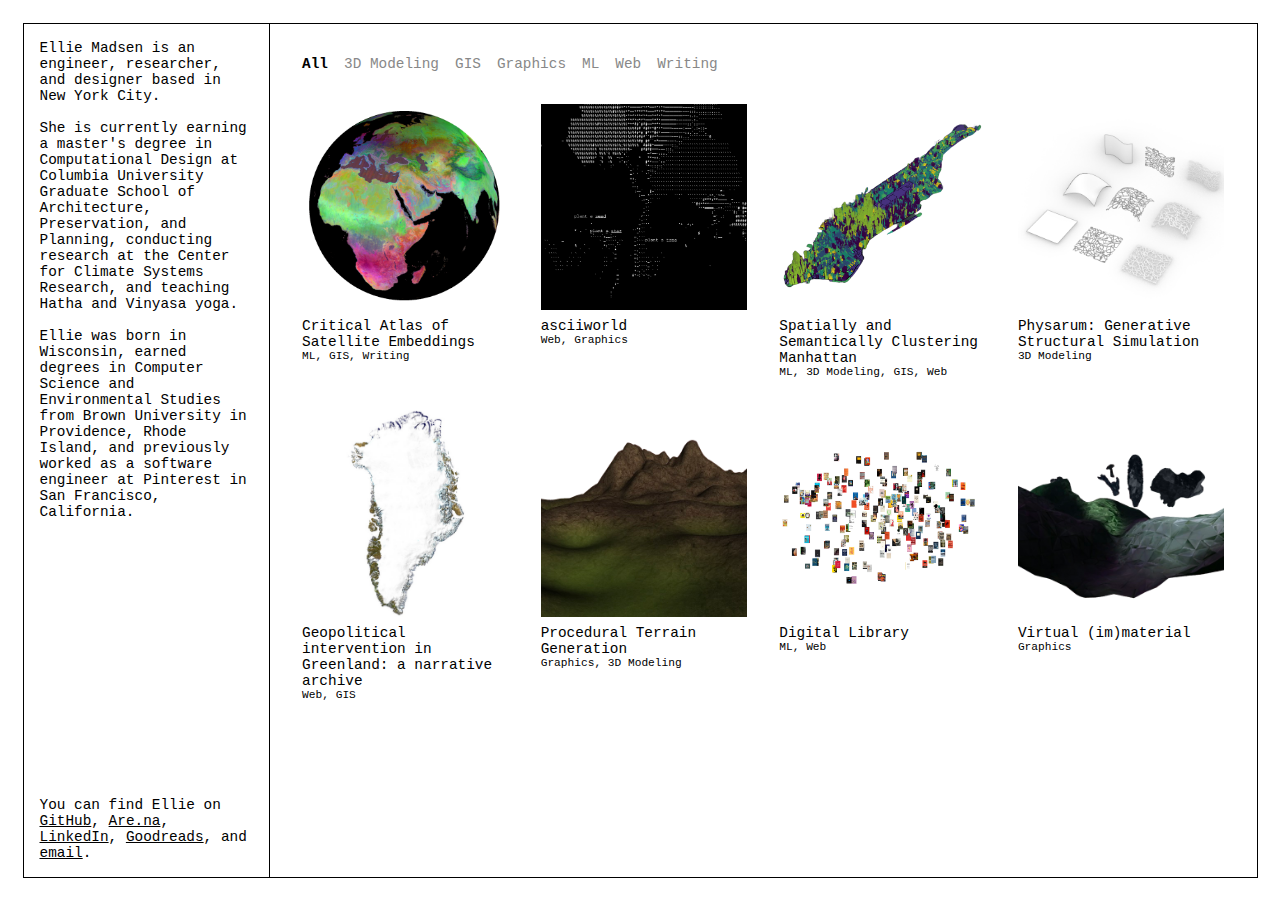
<file: index.html>
<!DOCTYPE html>
<html lang="en">
  <head>
    <meta charset="UTF-8" />
    <meta name="viewport" content="width=device-width, initial-scale=1.0" />
    <title>Personal Site</title>
    <link rel="stylesheet" href="style.css" />
  </head>
  <body>
    <div class="outer">
      <!-- Left column -->
      <aside class="sidebar">
        <div class="sidebar-top">
          <p>
            Ellie Madsen is an engineer, researcher, and designer based in New
            York City. <br /><br />
            She is currently earning a master's degree in Computational Design
            at Columbia University Graduate School of Architecture,
            Preservation, and Planning, conducting research at the Center for
            Climate Systems Research, and teaching Hatha and Vinyasa yoga.
            <br /><br />
            Ellie was born in Wisconsin, earned degrees in Computer Science and
            Environmental Studies from Brown University in Providence, Rhode
            Island, and previously worked as a software engineer at Pinterest in
            San Francisco, California.
          </p>
        </div>
        <div class="sidebar-bottom">
          <p>
            You can find Ellie on
            <a href="https://github.com/elliemadsen">GitHub</a>,
            <a href="https://www.are.na/ellie-madsen-t_ijbndszli/channels"
              >Are.na</a
            >,
            <a href="https://www.linkedin.com/in/ellie-madsen-744565155/"
              >LinkedIn</a
            >,
            <a href="https://www.linkedin.com/in/ellie-madsen-744565155/"
              >Goodreads</a
            >, and <a href="mailto:ellie.madsen11@gmail.com">email</a>.
          </p>
        </div>
      </aside>

      <!-- Right column -->
      <main class="content">
        <div id="filters" class="filters"></div>
        <div id="projects" class="grid"></div>
      </main>
    </div>

    <!-- Hamburger (mobile only) -->
    <div class="hamburger">☰</div>

    <script src="script.js"></script>
  </body>
</html>
</file>
<file: style.css>
* {
  box-sizing: border-box;
  margin: 0;
  padding: 0;
}

body {
  background: white;
  color: black;
  font-family: "Courier New", monospace;
  height: 100vh;
  animation: fadeIn 0.3s ease-in-out;
}

@keyframes fadeIn {
  from { opacity: 0; }
  to { opacity: 1; }
}

a {
  color: black;
}

/* Outer container */
.outer {
  /* equal inset on all sides (adjust --outer-gap as needed) */
  position: absolute;
  inset: 2.5vh;
  border: 1px solid black;
  display: flex;
  overflow: hidden; /* clip anything that escapes the outer boundary */
}

/* Sidebar */
.sidebar {
  width: 20%;
  border-right: 1px solid black;
  display: flex;
  flex-direction: column;
  justify-content: space-between;
  padding: 1rem;
  font-size: 0.9rem;
  overflow-wrap: break-word;
}

/* Content */
.content {
  width: 80%;
  padding: 1rem;
  display: flex;
  flex-direction: column;
  overflow: auto; /* allow internal scrolling without escaping the outer box */
}

/* Filters */
.filters {
  margin: 1rem;
  font-size: 0.9rem;
}

.filters span {
  margin-right: 1rem;
  cursor: pointer;
  color: #888;
}

.filters span.active {
  color: black;
  font-weight: bold;
}

/* Grid */
.grid {
  display: grid;
  grid-template-columns: repeat(4, 1fr);
  gap: 2rem;
  margin: 1rem;
}

.project {
  cursor: pointer;
}

.project img {
  width: 100%;
  display: block;
}

.project-meta {
  margin-top: 0.5rem;
  font-size: 0.9rem;
}

.project-meta .subtitle {
  font-size: 0.7rem;
}

/* project closeup sidebar */

.project-sidebar-content {
  display: flex;
  flex-direction: column;
  align-items: flex-start;
  gap: 1.5rem;
  font-size: 1rem;
  overflow: auto; /* allow internal scrolling without escaping the outer box */
  overflow-wrap: break-word;
}

.project-sidebar-content .title {
  font-size: 1.8rem;
}

.project-sidebar-content .subtitle {
  font-size: 0.7rem;
}

.close-button {
  text-align: right;
  cursor: pointer;
  font-size: 2rem;
  margin-right: 1rem;
  margin-bottom: 1rem;
}

h4 { /* subtitles on project pages */
  font-weight: normal;
  font-size: 1.5rem;
}

.important-link {
  background-color: black;
  color: white;
  /* font-size: 1.2rem; */
  padding: 0.3rem 0.6rem;
}

.project-content {
  width: 86%;
  margin-left: 6%;
  margin-bottom: 4rem;
}


.project-content img {
  margin-top: 2rem;
  margin-bottom: 2rem;
  width: 100%;
}


/* Hamburger */
.hamburger {
  display: none;
  position: fixed;
  top: 1rem;
  left: 1rem;
  font-size: 1.5rem;
  cursor: pointer;
}

/* Responsive */
@media (max-width: 1024px) {
  .grid {
    grid-template-columns: repeat(2, 1fr);
  }
}

@media (max-width: 600px) {
  .outer {
    flex-direction: column;
  }

  .sidebar {
    display: none;
    width: 100%;
    border-right: none;
    border-bottom: 1px solid black;
  }

  .content {
    width: 100%;
  }

  .grid {
    grid-template-columns: 1fr;
  }

  .hamburger {
    display: block;
  }
}

  /* Project content list styling */
  .project-content ul {
    list-style: none;
    padding-left: 1.25rem; /* indent bullets */
    margin: 0.5rem 0 1rem; /* vertical spacing around list */
  }

  .project-content li {
    margin-bottom: 0.5rem; /* space between items */
  }
</file>
